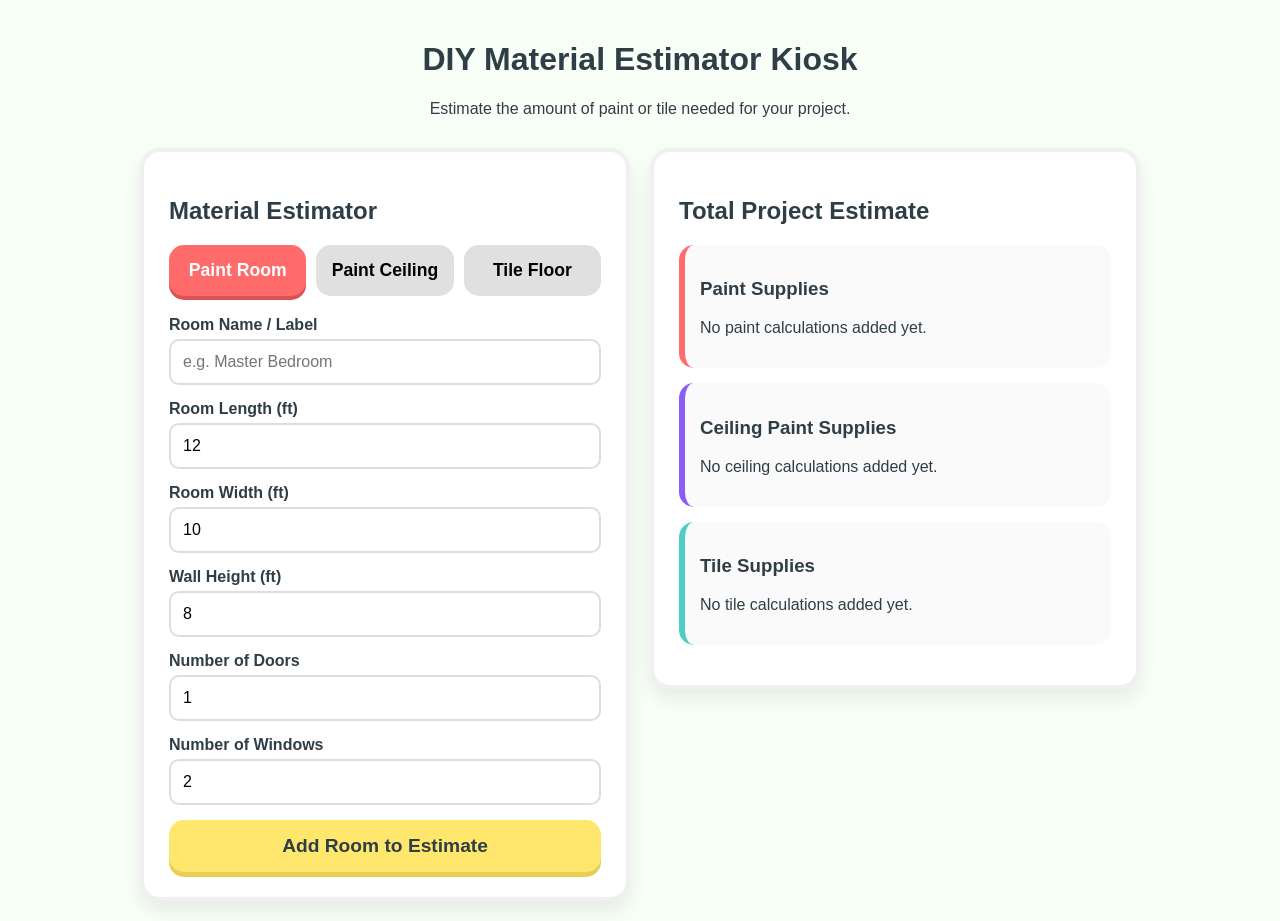
<file: Coding/index.html>
<!DOCTYPE html>
<html lang="en">
<head>
    <meta charset="UTF-8">
    <meta name="viewport" content="width=device-width, initial-scale=1.0">
    <title>DIY Material Estimator Kiosk</title>
    <link rel="stylesheet" href="css/style.css">
</head>
<body>
<div class="headerTitle">
    <h1>DIY Material Estimator Kiosk</h1>
    <p>Estimate the amount of paint or tile needed for your project.</p>
</div>
<div class="kiosk-container">
    <div class="card">
        <h2>Material Estimator</h2>
        
        <!-- Button section -->
        <div class="tab-buttons">
            <button class="tab-btn active-paint" id="paintTabBtn" onclick="switchTab('paint')">Paint Room</button>
            <button class="tab-btn ceiling-paint" id="ceilingPaintTabBtn" onclick="switchTab('ceilingpaint')">Paint Ceiling</button>
            <button class="tab-btn" id="tileTabBtn" onclick="switchTab('tile')">Tile Floor</button>
        </div>

        <!-- Form input section -->
        <form id="estimatorForm" onsubmit="handleFormSubmit(event)">
            <input type="hidden" id="material_type" value="paint">

            <div class="form-group">
                <label for="room_name">Room Name / Label</label>
                <input type="text" id="room_name" placeholder="e.g. Master Bedroom" required>
            </div>

            <div id="paintForm">
                <div class="form-group"><label>Room Length (ft)</label><input type="number" step="0.1" id="p_length" value="12"></div>
                <div class="form-group"><label>Room Width (ft)</label><input type="number" step="0.1" id="p_width" value="10"></div>
                <div class="form-group"><label>Wall Height (ft)</label><input type="number" step="0.1" id="p_height" value="8"></div>
                <div class="form-group"><label>Number of Doors</label><input type="number" id="p_doors" value="1"></div>
                <div class="form-group"><label>Number of Windows</label><input type="number" id="p_windows" value="2"></div>
            </div>

            <div id="ceilingForm" class="hidden">
                <div class="form-group"><label>Ceiling Length (ft)</label><input type="number" step="0.1" id="c_length" value="12"></div>
                <div class="form-group"><label>Ceiling Width (ft)</label><input type="number" step="0.1" id="c_width" value="10"></div>
            </div>

            <div id="tileForm" class="hidden">
                <div class="form-group"><label>Floor Length (ft)</label><input type="number" step="0.1" id="t_length" value="10"></div>
                <div class="form-group"><label>Floor Width (ft)</label><input type="number" step="0.1" id="t_width" value="10"></div>
            </div>

            <button type="submit" class="btn-submit">Add Room to Estimate</button>
        </form>
    </div>

    <!-- Checkout / cart section -->
    <div class="card">
        <h2>Total Project Estimate</h2>

        <div class="cart-section">
            <h3>Paint Supplies</h3>
            <div id="paintCartContent"><p>No paint calculations added yet.</p></div>
        </div>

        <div class="cart-section ceiling-section">
            <h3>Ceiling Paint Supplies</h3>
            <div id="ceilingCartContent"><p>No ceiling calculations added yet.</p></div>
        </div>

        <div class="cart-section tile-section">
            <h3>Tile Supplies</h3>
            <div id="tileCartContent"><p>No tile calculations added yet.</p></div>
        </div>

        <button id="clearCartBtn" class="btn-clear hidden" type="button" onclick="clearCart()">Start New Project</button>
    </div>
</div>

<script src="js/read-functions.js"></script>
<script src="js/write-functions.js"></script>
<script src="js/operation-selector.js"></script>
<script src="js/first-calculations.js"></script>
<script src="js/second-calculations.js"></script>
<script src="js/menu-functions.js"></script>
<script src="js/script.js"></script>
</body>
</html>
</file>
<file: Coding/css/style.css>
:root {
    --primary: #FF6B6B;
    --secondary: #4ECDC4;
    --accent: #FFE66D;
    --bg: #F7FFF7;
    --text: #2F3E46;
}

.headerTitle {
    text-align: center;
    margin-bottom: 30px;
}

body {
    font-family: 'Segoe UI', Tahoma, Geneva, Verdana, sans-serif;
    background-color: var(--bg);
    color: var(--text);
    margin: 0;
    padding: 20px;
}

.kiosk-container {
    max-width: 1000px;
    margin: 0 auto;
    display: flex;
    flex-direction: row;
    gap: 20px;
    align-items: start;
}

.card {
    background: white;
    border-radius: 20px;
    padding: 25px;
    box-shadow: 0 10px 20px rgba(0,0,0,0.08);
    border: 4px solid #F0F0F0;
    flex: 1 1 0;
    min-width: 0;
}

.tab-buttons {
    display: flex;
    gap: 10px;
    margin-bottom: 20px;
}

.tab-btn {
    flex: 1;
    padding: 15px;
    border: none;
    border-radius: 15px;
    font-size: 1.1rem;
    font-weight: bold;
    cursor: pointer;
    background: #E0E0E0;
    transition: transform 0.1s, background-color 0.2s;
}

.tab-btn.active-paint {
    background: var(--primary);
    color: white;
    box-shadow: 0 4px 0 #D95353;
}

.tab-btn.active-ceiling {
    background: #8b5cf6;
    color: white;
    box-shadow: 0 4px 0 #6d28d9;
}

.tab-btn.active-tile {
    background: var(--secondary);
    color: white;
    box-shadow: 0 4px 0 #3DB3AC;
}

.form-group {
    margin-bottom: 15px;
}

label {
    display: block;
    margin-bottom: 5px;
    font-weight: 600;
}

input {
    width: 100%;
    padding: 12px;
    border: 2px solid #DDD;
    border-radius: 10px;
    box-sizing: border-box;
    font-size: 1rem;
}

.btn-submit {
    width: 100%;
    padding: 15px;
    border: none;
    border-radius: 15px;
    background: var(--accent);
    color: var(--text);
    font-size: 1.2rem;
    font-weight: bold;
    cursor: pointer;
    box-shadow: 0 5px 0 #E6CF53;
}

.cart-section {
    background: #FAFAFA;
    border-radius: 15px;
    padding: 15px;
    margin-bottom: 15px;
    border-left: 6px solid var(--primary);
}

.cart-section.tile-section {
    border-left-color: var(--secondary);
}

.cart-section.ceiling-section {
    border-left-color: #8b5cf6;
}

.item-list {
    list-style: none;
    padding: 0;
    margin: 0;
}

.item-list li {
    background: white;
    padding: 10px;
    border-radius: 8px;
    margin-bottom: 8px;
    font-size: 0.95rem;
}

.btn-clear {
    background: #FF4757;
    color: white;
    border: none;
    padding: 10px 15px;
    border-radius: 10px;
    cursor: pointer;
    font-weight: bold;
}

.hidden {
    display: none;
}

@media (max-width: 820px) {
    .kiosk-container {
        flex-direction: column;
    }
}
</file>
